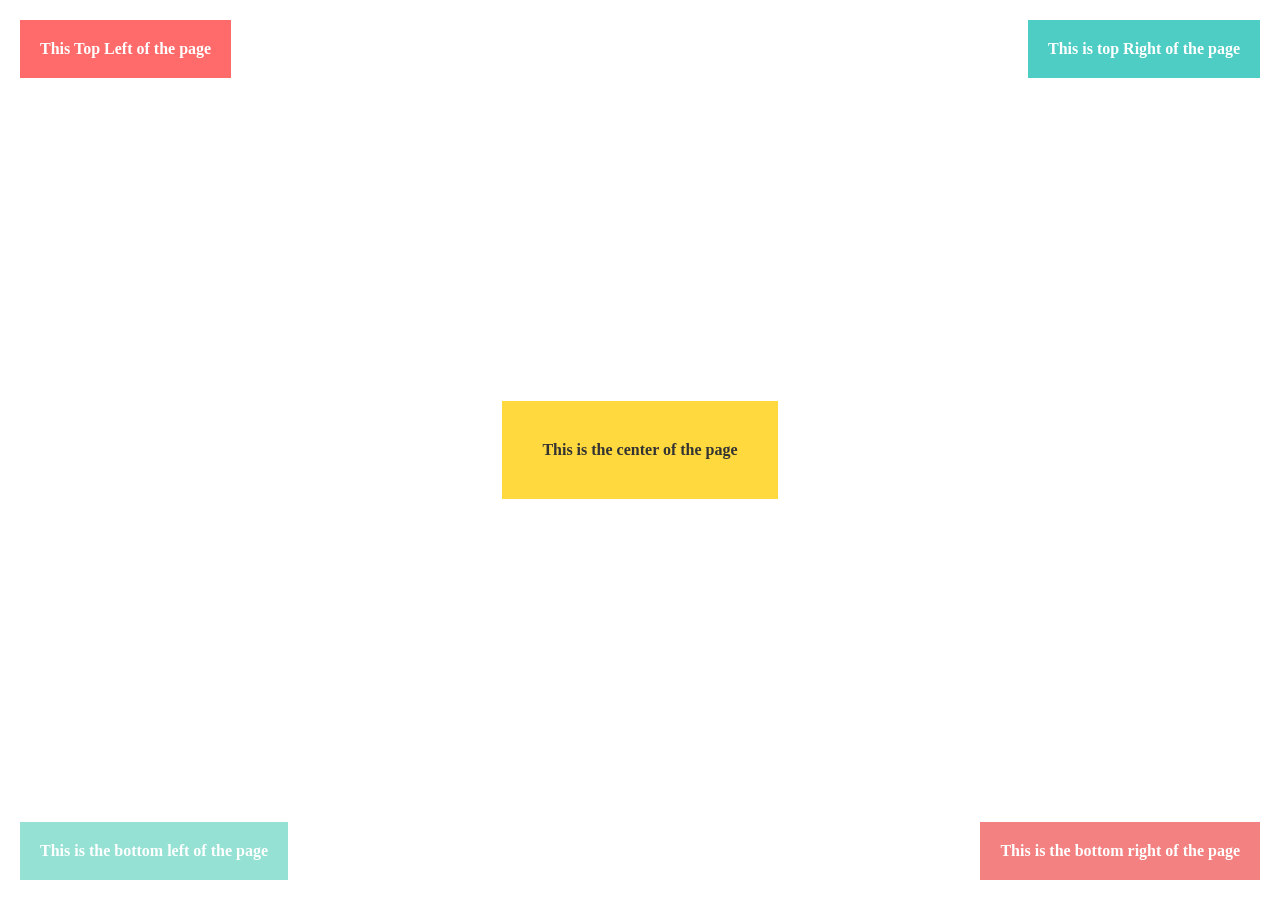
<file: flexbox-assignment/index.html>
<!DOCTYPE html>
<html lang="en">
<head>
    <meta charset="UTF-8" />
    <meta name="viewport" content="width=device-width, initial-scale=1.0" />
    <link rel="stylesheet" href="styles.css" />
    <title>Document</title>
</head>
<body>

    <div class="background-image"></div>

    <div class="top">
        <div class="top__left">This Top Left of the page</div>
        <div class="top__right">This is top Right of the page</div>
    </div>

    <div class="center">
        <div class="center__container">This is the center of the page</div>
    </div>

    <div class="bottom">
        <div class="bottom__left">This is the bottom left of the page</div>
        <div class="bottom__right">This is the bottom right of the page</div>
    </div>

</body>
</html>
</file>
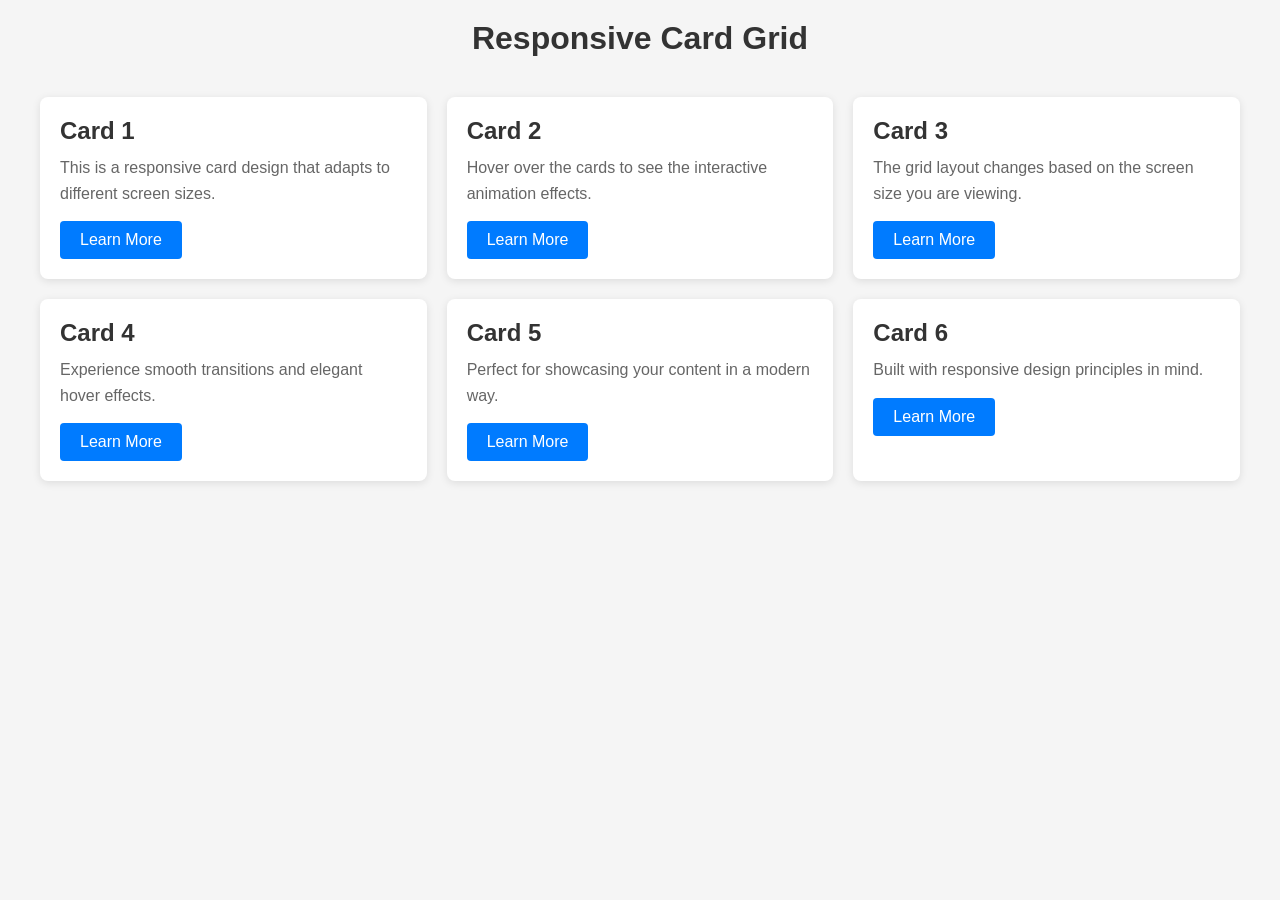
<file: responsive card/index.html>
<!DOCTYPE html>
<html lang="en">
<head>
    <meta charset="UTF-8">
    <meta name="viewport" content="width=device-width, initial-scale=1.0">
    <title>Responsive Card Grid</title>
    <link rel="stylesheet" href="styles.css">
</head>
<body>
    <div class="container">
        <h1>Responsive Card Grid</h1>
        <div class="grid">
            <div class="card">
                <h2>Card 1</h2>
                <p>This is a responsive card design that adapts to different screen sizes.</p>
                <button>Learn More</button>
            </div>
            <div class="card">
                <h2>Card 2</h2>
                <p>Hover over the cards to see the interactive animation effects.</p>
                <button>Learn More</button>
            </div>
            <div class="card">
                <h2>Card 3</h2>
                <p>The grid layout changes based on the screen size you are viewing.</p>
                <button>Learn More</button>
            </div>
            <div class="card">
                <h2>Card 4</h2>
                <p>Experience smooth transitions and elegant hover effects.</p>
                <button>Learn More</button>
            </div>
            <div class="card">
                <h2>Card 5</h2>
                <p>Perfect for showcasing your content in a modern way.</p>
                <button>Learn More</button>
            </div>
            <div class="card">
                <h2>Card 6</h2>
                <p>Built with responsive design principles in mind.</p>
                <button>Learn More</button>
            </div>
        </div>
    </div>
</body>
</html>
</file>
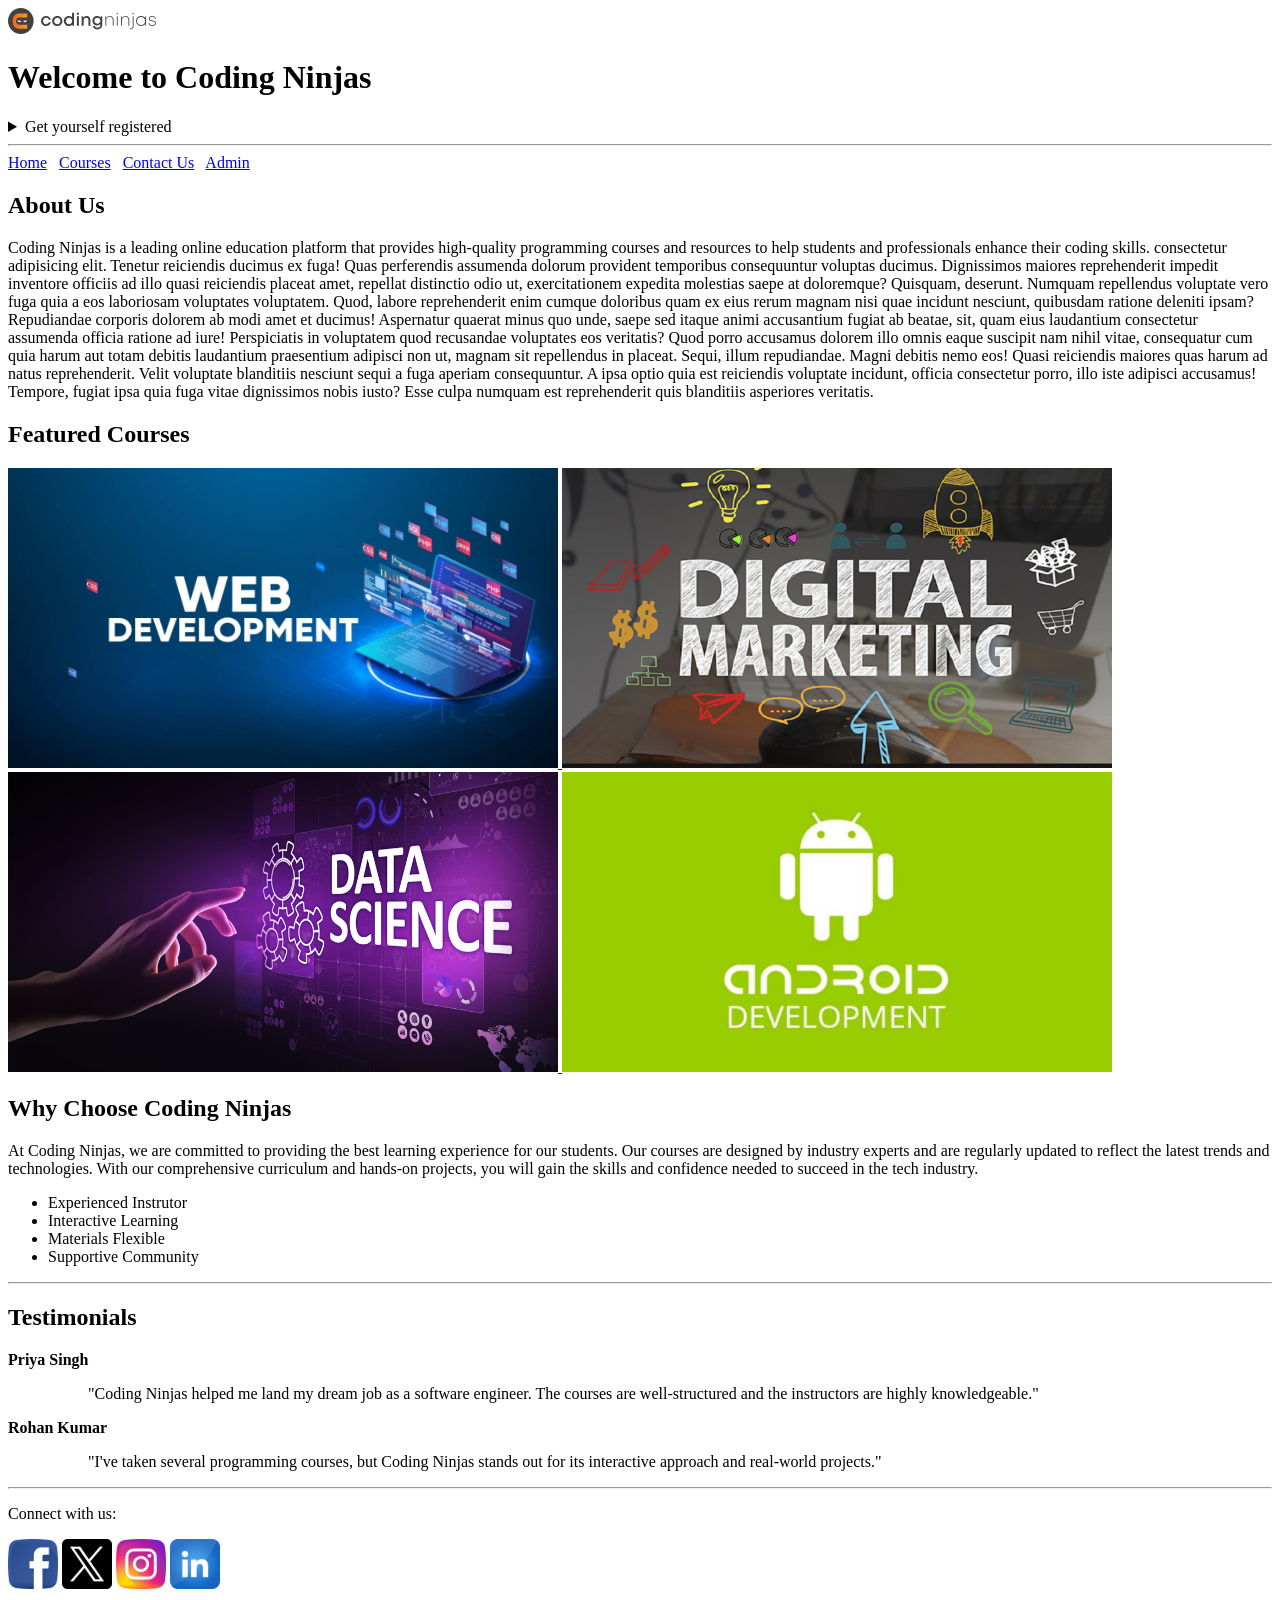
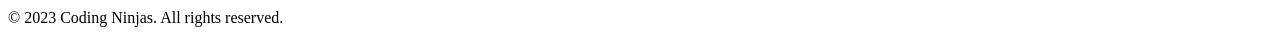
<file: Project 1 for Submission/Pages/index.html>
<!DOCTYPE html>
<html lang="en">
<head>
    <meta charset="UTF-8">
    <meta name="viewport" content="width=device-width, initial-scale=1.0">
    <title>Document</title>
</head>
<body>
    <header>
        <img src="../Multimedia/new_cn_logo.svg" alt="coding ninjas logo">
        <h1>Welcome to Coding Ninjas</h1>
        <details>
            <summary>Get yourself registered</summary>
            <ul>
                <li><a href="login.html">Already Have an Account?</a></li> 
                <li><a href="register.html">Create a New Account</a></li>
            </ul>
        </details>
    </header>
    <hr>
    <nav>
        <a href="index.html">Home</a>&nbsp;&nbsp;
        <a href="courses.html">Courses</a>&nbsp;&nbsp;
        <a href="contact.html">Contact Us</a>&nbsp;&nbsp;
        <a href="admin.html">Admin</a>
    </nav>
    <main>
        <section>
            <h2>About Us</h2>
            <p>Coding Ninjas is a leading online education platform that provides high-quality programming courses and resources to help students and professionals enhance their coding skills. consectetur adipisicing elit. Tenetur reiciendis ducimus ex fuga! Quas perferendis assumenda dolorum provident temporibus consequuntur voluptas ducimus. Dignissimos maiores reprehenderit impedit inventore officiis ad illo quasi reiciendis placeat amet, repellat distinctio odio ut, exercitationem expedita molestias saepe at doloremque? Quisquam, deserunt. Numquam repellendus voluptate vero fuga quia a eos laboriosam voluptates voluptatem. Quod, labore reprehenderit enim cumque doloribus quam ex eius rerum magnam nisi quae incidunt nesciunt, quibusdam ratione deleniti ipsam? Repudiandae corporis dolorem ab modi amet et ducimus! Aspernatur quaerat minus quo unde, saepe sed itaque animi accusantium fugiat ab beatae, sit, quam eius laudantium consectetur assumenda officia ratione ad iure! Perspiciatis in voluptatem quod recusandae voluptates eos veritatis? Quod porro accusamus dolorem illo omnis eaque suscipit nam nihil vitae, consequatur cum quia harum aut totam debitis laudantium praesentium adipisci non ut, magnam sit repellendus in placeat. Sequi, illum repudiandae. Magni debitis nemo eos! Quasi reiciendis maiores quas harum ad natus reprehenderit. Velit voluptate blanditiis nesciunt sequi a fuga aperiam consequuntur. A ipsa optio quia est reiciendis voluptate incidunt, officia consectetur porro, illo iste adipisci accusamus! Tempore, fugiat ipsa quia fuga vitae dignissimos nobis iusto? Esse culpa numquam est reprehenderit quis blanditiis asperiores veritatis.</p>
        </section>
        <section>
            <h2>Featured Courses</h2>
            <a href="courses.html#web-development">
                <img src="../Multimedia/Web_development.jpg" alt="Web Development Course" width="550" height="300">
            </a>
            <a href="courses.html#digital-marketing">
                <img src="../Multimedia/Digital_Marketing.png" alt="Digital Marketing Course" width="550" height="300">
            </a>
            <a href="courses.html#data-science">
                <img src="../Multimedia/data-science.jpg" alt="Data Science Course" width="550" height="300">
            </a>
            <a href="courses.html#android-development">
                <img src="../Multimedia/android_development.jpg" alt="Android Development Course" width="550" height="300">
            </a>
        </section>
        <section>
            <h2>Why Choose Coding Ninjas</h2>
            <p>At Coding Ninjas, we are committed to providing the best learning experience for our students. Our courses are designed by industry experts and are regularly updated to reflect the latest trends and technologies. With our comprehensive curriculum and hands-on projects, you will gain the skills and confidence needed to succeed in the tech industry.</p>
            <ul>
                <li>Experienced Instrutor</li>
                <li>Interactive Learning</li>
                <li>Materials Flexible</li>
                <li>Supportive Community</li>
            </ul>
        </section>
        <hr>
        <section>
            <h2>Testimonials</h2>
            <dl>
                <dt><b>Priya Singh</b></dt>
                <blockquote>
                    <dd>"Coding Ninjas helped me land my dream job as a software engineer. The courses are well-structured and the instructors are highly knowledgeable."</dd>
                </blockquote>
                <dt><b> Rohan Kumar</b></dt>
                <blockquote>
                    <dd>"I've taken several programming courses, but Coding Ninjas stands out for its interactive approach and real-world projects."</dd>
                </blockquote>
            </dl>
        </section>
    </main>
    <hr>
    <footer>
        <p>Connect with us:</p>
            <a href="https://www.facebook.com/codingninjas/" target="_blank"><img src="../Multimedia/facebook.png" alt="Facebook" width="50" height="50" ></a>
            <a href="https://x.com/CodingNinjasOff" target="_blank"><img src="../Multimedia/twitter.png" alt="Twitter" width="50" height="50"></a>
            <a href="https://www.instagram.com/coding.ninjas/" target="_blank"><img src="../Multimedia/instagram.png" alt="Instagram" width="50" height="50"></a>
            <a href="https://www.linkedin.com/school/codingninjas/" target="_blank"><img src="../Multimedia/linkedin.png" alt="LinkedIn" width="50" height="50"></a>
        <p>&copy; 2023 Coding Ninjas. All rights reserved.</p>
    </footer>
    
</body>
</html>
</file>
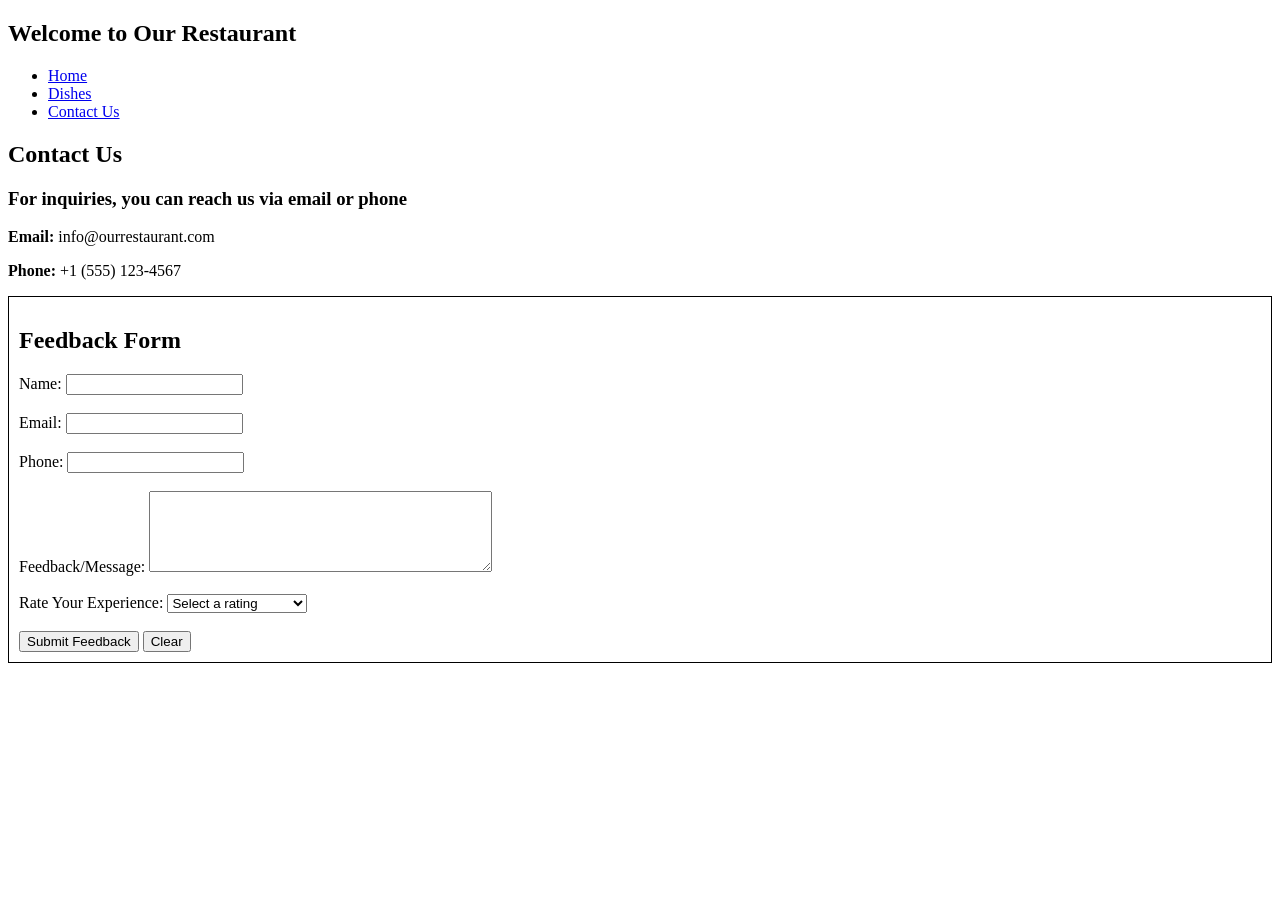
<file: My Restaurant/contact.html>
<!-- Kindly don't change the pre-written code -->
 <!---Add your code where specified-->

<!DOCTYPE html>
<html lang="en">
<head>
    <meta charset="UTF-8">
    <meta name="viewport" content="width=device-width, initial-scale=1.0">
    <title>Restaurant Website</title>
</head>
<body>
   <!-- Navigation Menu (Accessible on all pages) -->
   <nav>
        <h1>Welcome to Our Restaurant</h1>
        <ul>
            <li><a href="home.html">Home</a></li>
            <li><a href="dishes.html">Dishes</a></li>
            <li><a href="contact.html">Contact Us</a></li>
        </ul>
    </nav>

    <!-- Contact Us Page (contact.html) -->
    <section id="contact">
        <h1>Contact Us</h1>
        <h3>For inquiries, you can reach us via email or phone</h3>
        <p><b>Email:</b> info@ourrestaurant.com</p>
        <p><b>Phone:</b> +1 (555) 123-4567</p>
        
        <div style="border: 1px solid; padding:10px;">
            <h2>Feedback Form</h2>
            <form>
                <label for="name">Name:</label>
                <input type="text" id="name" name="name" required>
                <br><br>
                
                <label for="email">Email:</label>
                <input type="email" id="email" name="email" required>
                <br><br>
                
                <label for="phone">Phone:</label>
                <input type="tel" id="phone" name="phone">
                <br><br>
                
                <label for="message">Feedback/Message:</label>
                <textarea id="message" name="message" rows="5" cols="40" required></textarea>
                <br><br>
                
                <label for="rating">Rate Your Experience:</label>
                <select id="rating" name="rating" required>
                    <option value="">Select a rating</option>
                    <option value="5">★★★★★ Excellent</option>
                    <option value="4">★★★★ Good</option>
                    <option value="3">★★★ Average</option>
                    <option value="2">★★ Poor</option>
                    <option value="1">★ Very Poor</option>
                </select>
                <br><br>
                
                <button type="submit">Submit Feedback</button>
                <button type="reset">Clear</button>
            </form>
        </div>
    </section>
</body>
</html>
</file>
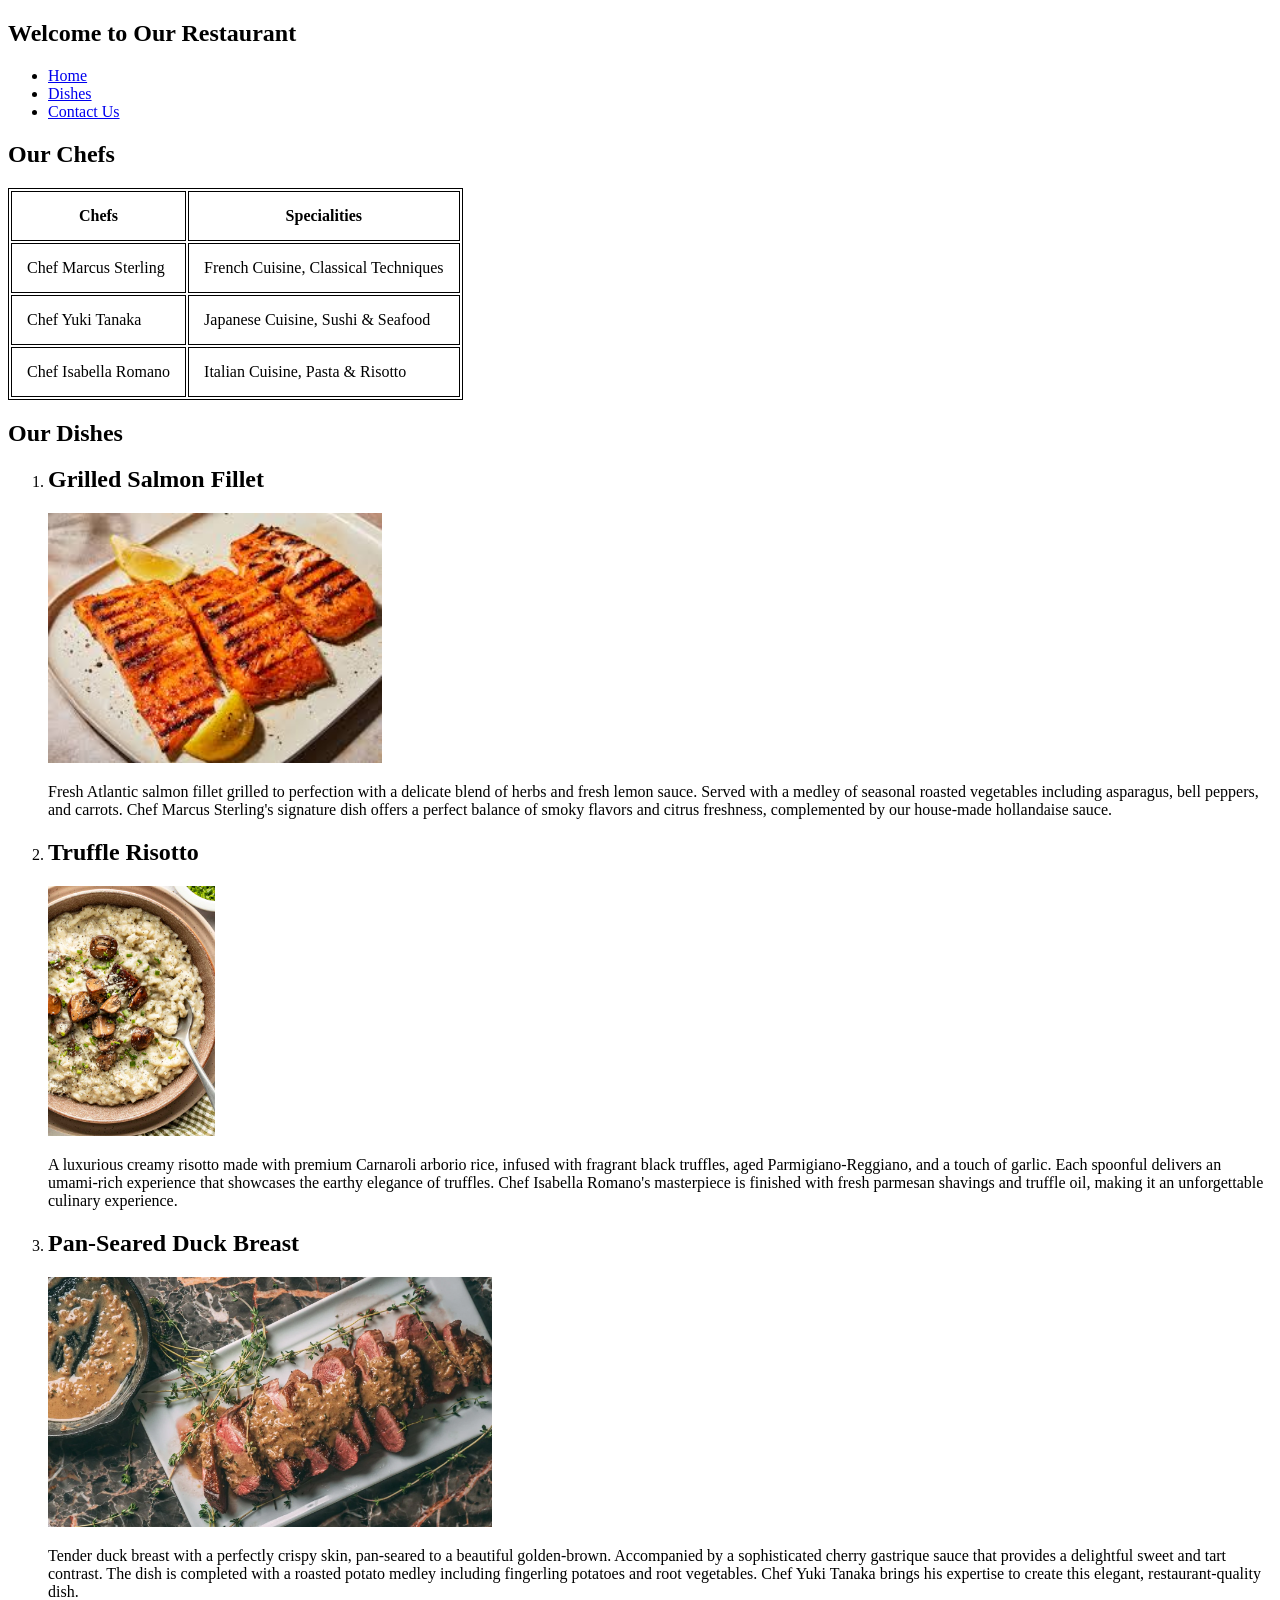
<file: My Restaurant/dishes.html>
<!-- Kindly don't change the pre-written code -->
 <!---Add your code where specified-->

<!DOCTYPE html>
<html lang="en">
<head>
    <meta charset="UTF-8">
    <meta name="viewport" content="width=device-width, initial-scale=1.0">
    <title>Restaurant Website</title>
</head>
<body>
    <!-- Navigation Menu (Accessible on all pages) -->
    <nav>
        <!-- Add a welcome heading -->
        <h1>Welcome to Our Restaurant</h1>
        <!-- Add links to Home, Dishes, and Contact Us pages -->
        <ul>
            <li><a href="home.html">Home</a></li>
            <li><a href="dishes.html">Dishes</a></li>
            <li><a href="contact.html">Contact Us</a></li>
        </ul>
    </nav>

    <section>
        <h1>Our Chefs</h1>
        <table style="border: 1px solid black;">
            <tr>
                <th style="border: 1px solid black; padding: 15px;">Chefs</th>
                <th style="border: 1px solid black; padding: 15px;">Specialities</th>
            </tr>
            <!-- Chef details go here -->
            <tr>
                <td style="border: 1px solid black; padding: 15px;">Chef Marcus Sterling</td>
                <td style="border: 1px solid black; padding: 15px;">French Cuisine, Classical Techniques</td>
            </tr>
            <tr>
                <td style="border: 1px solid black; padding: 15px;">Chef Yuki Tanaka</td>
                <td style="border: 1px solid black; padding: 15px;">Japanese Cuisine, Sushi & Seafood</td>
            </tr>
            <tr>
                <td style="border: 1px solid black; padding: 15px;">Chef Isabella Romano</td>
                <td style="border: 1px solid black; padding: 15px;">Italian Cuisine, Pasta & Risotto</td>
            </tr>
        </table>
    </section>

    <h2>Our Dishes</h2>
    <ol start="1">
        <li>
            <div id="salmon-fillet" class="dish">
                <h2>Grilled Salmon Fillet</h2>            
                <img src="./multimedia/Grilled Salmon Fillet.jpg" alt="Grilled Salmon Fillet" height="250px">
                <p>Fresh Atlantic salmon fillet grilled to perfection with a delicate blend of herbs and fresh lemon sauce. Served with a medley of seasonal roasted vegetables including asparagus, bell peppers, and carrots. Chef Marcus Sterling's signature dish offers a perfect balance of smoky flavors and citrus freshness, complemented by our house-made hollandaise sauce.</p>
            </div>
        </li>
        <li>
            <div id="truffle-risotto" class="dish">
                <h2>Truffle Risotto</h2>
                <img src="./multimedia/Truffle Risotto.jpg" alt="Truffle Risotto" height="250px">
                <p>A luxurious creamy risotto made with premium Carnaroli arborio rice, infused with fragrant black truffles, aged Parmigiano-Reggiano, and a touch of garlic. Each spoonful delivers an umami-rich experience that showcases the earthy elegance of truffles. Chef Isabella Romano's masterpiece is finished with fresh parmesan shavings and truffle oil, making it an unforgettable culinary experience.</p>
            </div>
        </li>
        <li>
            <div id="duck-breast" class="dish">
                <h2>Pan-Seared Duck Breast</h2>
                <img src="./multimedia/whole+smoked+moulard+duck-19.webp" alt="Pan-Seared Duck Breast" height="250px">
                <p>Tender duck breast with a perfectly crispy skin, pan-seared to a beautiful golden-brown. Accompanied by a sophisticated cherry gastrique sauce that provides a delightful sweet and tart contrast. The dish is completed with a roasted potato medley including fingerling potatoes and root vegetables. Chef Yuki Tanaka brings his expertise to create this elegant, restaurant-quality dish.</p>
            </div>
        </li>
    </ol>
    
</body>
</html>
</file>
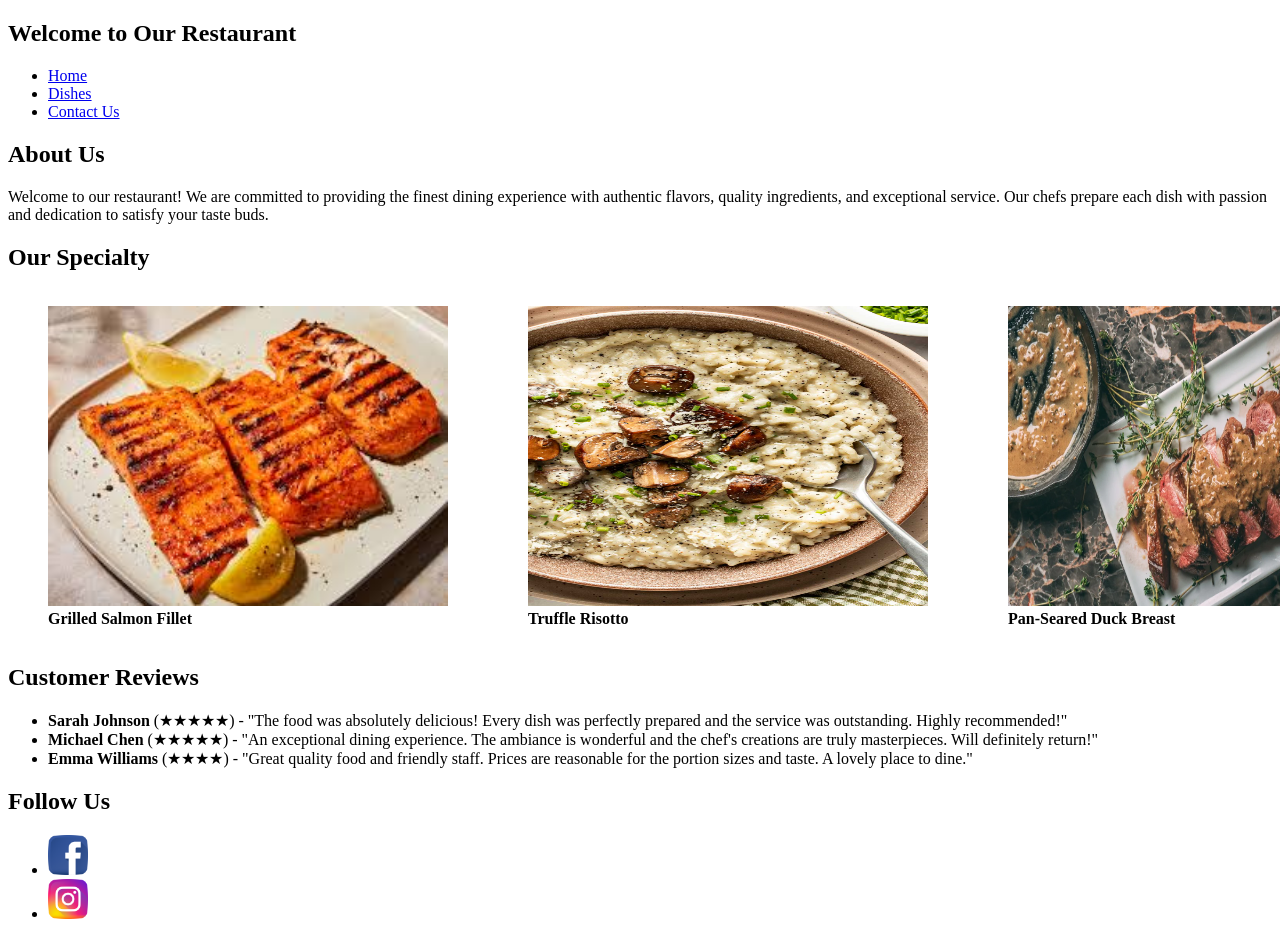
<file: My Restaurant/home.html>
<!-- Kindly don't change the pre-written code -->
 <!---Add your code where specified-->

<!DOCTYPE html>
<html lang="en">
<head>
    <meta charset="UTF-8">
    <meta name="viewport" content="width=device-width, initial-scale=1.0">
    <title>Restaurant Website</title>
</head>
<body>

    <nav>
        <h1>Welcome to Our Restaurant</h1>
        <ul>
            <li><a href="home.html">Home</a></li>
            <li><a href="dishes.html">Dishes</a></li>
            <li><a href="contact.html">Contact Us</a></li>
        </ul>
    </nav>

    <section id="about">
        <h1>About Us</h1>
        <p>Welcome to our restaurant! We are committed to providing the finest dining experience with authentic flavors, quality ingredients, and exceptional service. Our chefs prepare each dish with passion and dedication to satisfy your taste buds.</p>

        <h2>Our Specialty</h2>
        <section style="display: flex;" id="special-dishes">
             <span class="dish-card">
                <figure>
                    <a href="dishes.html#salmon-fillet"><img src="./multimedia/Grilled Salmon Fillet.jpg" alt="Grilled Salmon Fillet" width="400" height="300"></a>
                    <figcaption><strong>Grilled Salmon Fillet</strong></figcaption>
                </figure>
            </span>
            <span class="dish-card">
                <figure>
                    <a href="dishes.html#truffle-risotto">
                        <img src="./multimedia/Truffle Risotto.jpg" alt="Truffle Risotto" width="400" height="300">
                    </a>
                    <figcaption><strong>Truffle Risotto</strong></figcaption>
                </figure>
            </span>
            <span class="dish-card">
                <figure>
                    <a href="dishes.html#duck-breast"><img src="./multimedia/whole+smoked+moulard+duck-19.webp" alt="Pan-Seared Duck Breast" width="400" height="300"></a>
                        <figcaption><strong>Pan-Seared Duck Breast</strong></figcaption>
                </figure>
            </span>
        
        
        </section>

        <h2>Customer Reviews</h2>
        <div id="customer-reviews">
            <ul>
                <li><strong>Sarah Johnson</strong> (★★★★★) - "The food was absolutely delicious! Every dish was perfectly prepared and the service was outstanding. Highly recommended!"</li>
                <li><strong>Michael Chen</strong> (★★★★★) - "An exceptional dining experience. The ambiance is wonderful and the chef's creations are truly masterpieces. Will definitely return!"</li>
                <li><strong>Emma Williams</strong> (★★★★) - "Great quality food and friendly staff. Prices are reasonable for the portion sizes and taste. A lovely place to dine."</li>
            </ul>
        </div>

        <h2>Follow Us</h2>
        <div id="social-media-links">
            <ul>
                <li><a href="https://www.facebook.com/" target="_blank"> <img src="./multimedia/facebook.png" alt="Facebook" width="40px" height="40px"> </a></li>
                <li><a href="https://www.instagram.com/" target="_blank"> <img src="./multimedia/instagram.png" alt="Instagram" width="40px" height="40px"> </a></li>
            </ul>
        </div>
    </section>

</body>
</html>
</file>
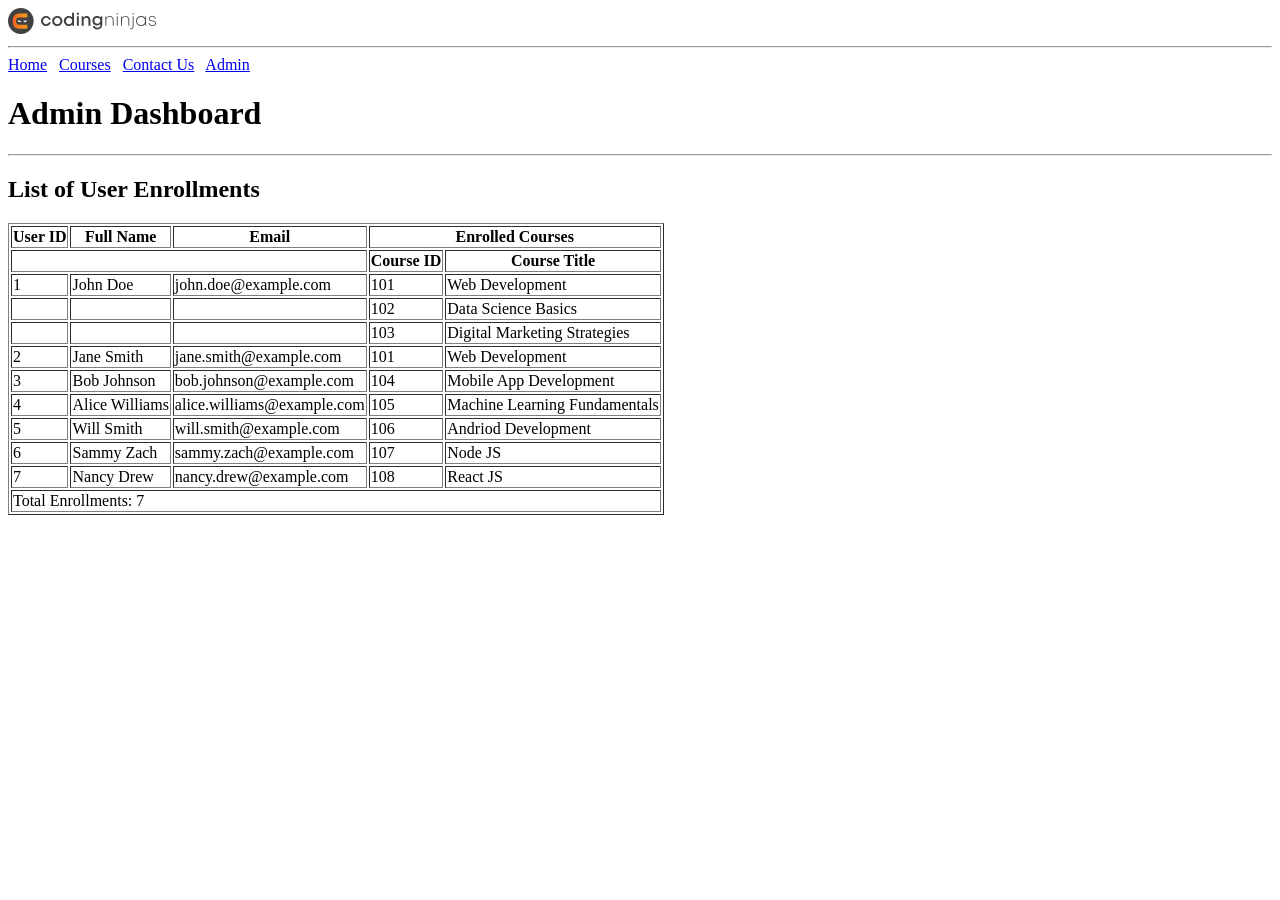
<file: Project 1 for Submission/Pages/admin.html>
<!DOCTYPE html>
<html lang="en">
<head>
    <meta charset="UTF-8">
    <meta name="viewport" content="width=device-width, initial-scale=1.0">
    <title>Admin - Coding Ninjas</title>
</head>
<body>
    <header>
        <img src="../Multimedia/new_cn_logo.svg" alt="coding ninjas logo">
    </header>
    <hr>
    <nav>
        <a href="index.html">Home</a>&nbsp;&nbsp;
        <a href="courses.html">Courses</a>&nbsp;&nbsp;
        <a href="contact.html">Contact Us</a>&nbsp;&nbsp;
        <a href="admin.html">Admin</a>
    </nav>
    <main>
        <h1>Admin Dashboard</h1>
        <hr>
        
        <section>
            <h2>List of User Enrollments</h2>
            
            <table border="1">
                <thead>
                    <tr>
                        <th>User ID</th>
                        <th>Full Name</th>
                        <th>Email</th>
                        <th colspan="2">Enrolled Courses</th>
                    </tr>
                    <tr>
                        <th colspan="3"></th>
                        <th>Course ID</th>
                        <th>Course Title</th>
                    </tr>
                </thead>
                <tbody>
                    <tr>
                        <td>1</td>
                        <td>John Doe</td>
                        <td>john.doe@example.com</td>
                        <td>101</td>
                        <td>Web Development</td>
                    </tr>
                    <tr>
                        <td></td>
                        <td></td>
                        <td></td>
                        <td>102</td>
                        <td>Data Science Basics</td>
                    </tr>
                    <tr>
                        <td></td>
                        <td></td>
                        <td></td>
                        <td>103</td>
                        <td>Digital Marketing Strategies</td>
                    </tr>
                    <tr>
                        <td>2</td>
                        <td>Jane Smith</td>
                        <td>jane.smith@example.com</td>
                        <td>101</td>
                        <td>Web Development</td>
                    </tr>
                    <tr>
                        <td>3</td>
                        <td>Bob Johnson</td>
                        <td>bob.johnson@example.com</td>
                        <td>104</td>
                        <td>Mobile App Development</td>
                    </tr>
                    <tr>
                        <td>4</td>
                        <td>Alice Williams</td>
                        <td>alice.williams@example.com</td>
                        <td>105</td>
                        <td>Machine Learning Fundamentals</td>
                    </tr>
                    <tr>
                        <td>5</td>
                        <td>Will Smith</td>
                        <td>will.smith@example.com</td>
                        <td>106</td>
                        <td>Andriod Development</td>
                    </tr>
                    <tr>
                        <td>6</td>
                        <td>Sammy Zach</td>
                        <td>sammy.zach@example.com</td>
                        <td>107</td>
                        <td>Node JS</td>
                    </tr>
                    <tr>
                        <td>7</td>
                        <td>Nancy Drew</td>
                        <td>nancy.drew@example.com</td>
                        <td>108</td>
                        <td>React JS</td>
                    </tr>
                    <tr>
                        <td colspan="5">Total Enrollments: 7</td>
                    </tr>
                </tbody>
            </table>
        </section>
    </main>
</body>
</html>
</file>
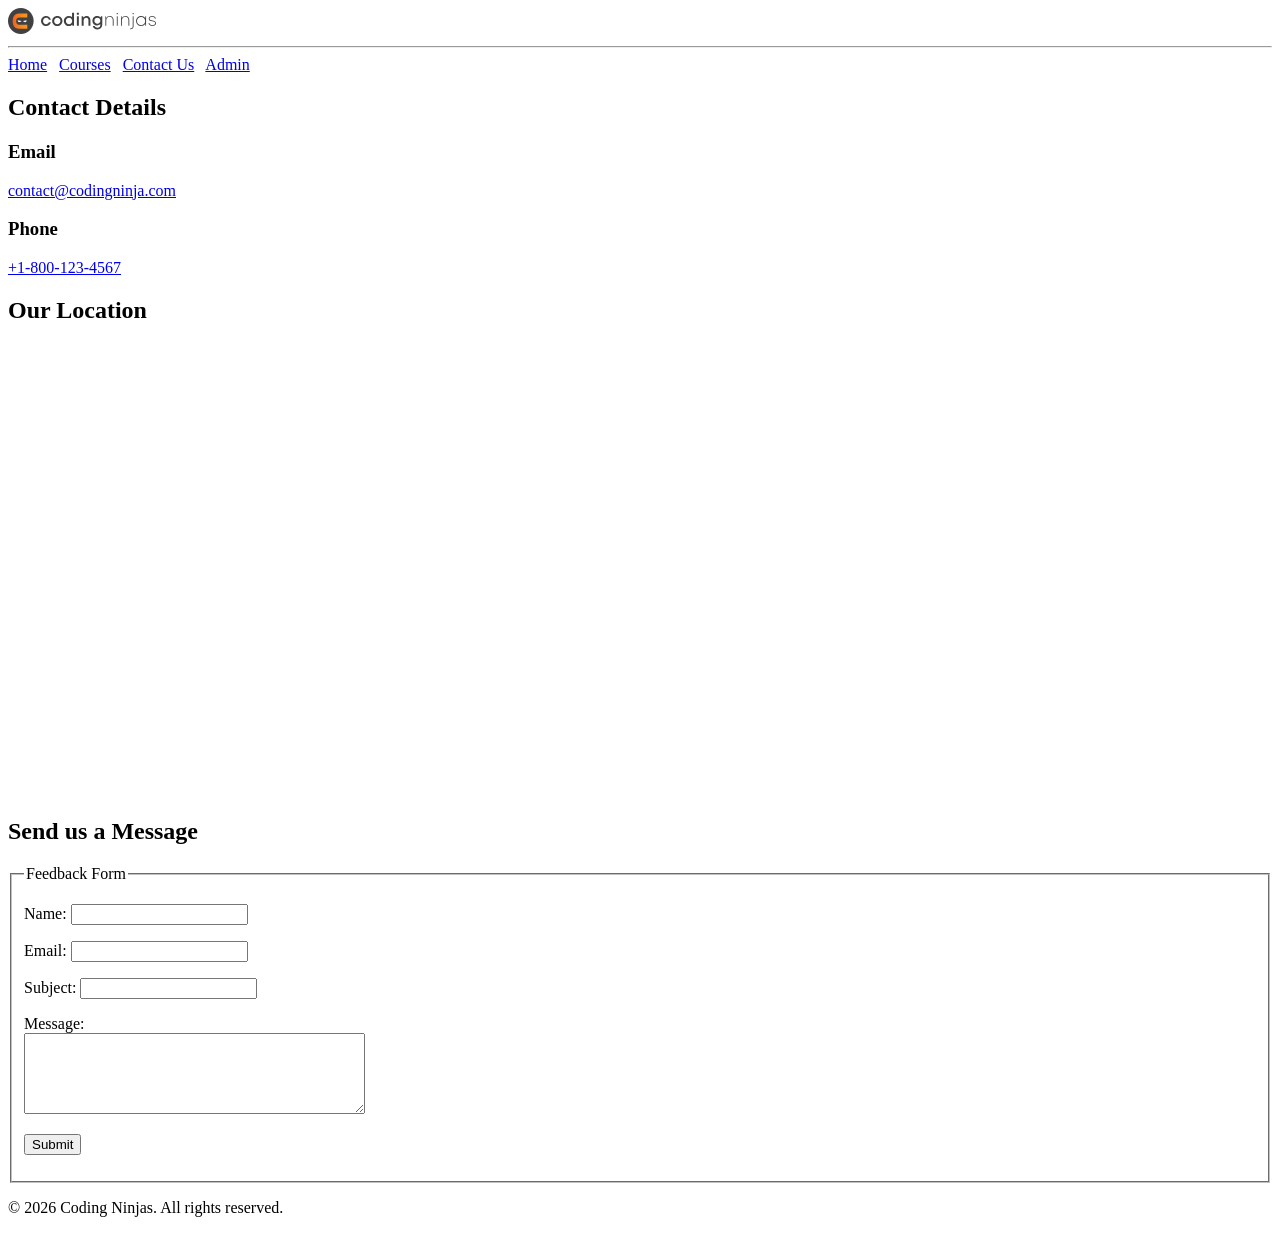
<file: Project 1 for Submission/Pages/contact.html>
<!DOCTYPE html>
<html lang="en">
<head>
    <meta charset="UTF-8">
    <meta name="viewport" content="width=device-width, initial-scale=1.0">
    <title>Contact Us - Coding Ninjas</title>
</head>
<body>
    <header>
        <img src="../Multimedia/new_cn_logo.svg" alt="coding ninjas logo">
    </header>
    <hr>
    <nav>
        <a href="index.html">Home</a>&nbsp;&nbsp;
        <a href="courses.html">Courses</a>&nbsp;&nbsp;
        <a href="contact.html">Contact Us</a>&nbsp;&nbsp;
        <a href="admin.html">Admin</a>

    </nav>

    <main>
        <section>
            <h2>Contact Details</h2>
            <article>
                <h3>Email</h3>
                <a href="mailto:contact@codingninja.com">contact@codingninja.com</a>
            </article>
            <article>
                <h3>Phone</h3>
                <a href="tel:+1-800-123-4567">+1-800-123-4567</a>
            </article>
        </section>

        <section>
            <h2>Our Location</h2>
            <iframe src="https://www.google.com/maps/embed?pb=!1m18!1m12!1m3!1d3502.5346074635827!2d77.19009!3d28.613939!2m3!1f0!2f0!3f0!3m2!1i1024!2i768!4f13.1!3m3!1m2!1s0x390cfd288b1fdfdf%3A0x12345678!2sCoding%20Ninjas!5e0!3m2!1sen!2sin!4v1234567890123" width="600" height="450" style="border:0;" allowfullscreen="" loading="lazy" referrerpolicy="no-referrer-when-downgrade" title="Coding Ninjas Location"></iframe>
        </section>

        <section>
            <h2>Send us a Message</h2>
            <form>
                <fieldset>
                    <legend>Feedback Form</legend>
                    
                    <p>
                        <label for="name">Name:</label>
                        <input type="text" id="name" name="name" required>
                    </p>

                    <p>
                        <label for="email">Email:</label>
                        <input type="email" id="email" name="email" required>
                    </p>

                    <p>
                        <label for="subject">Subject:</label>
                        <input type="text" id="subject" name="subject" required>
                    </p>

                    <p>
                        <label for="message">Message:</label>
                        <br>
                        <textarea id="message" name="message" rows="5" cols="40" required></textarea>
                    </p>

                    <p>
                        <button type="submit">Submit</button>
                    </p>
                </fieldset>
            </form>
        </section>
    </main>

    <footer>
        <p>&copy; 2026 Coding Ninjas. All rights reserved.</p>
    </footer>
</body>
</html>
</file>
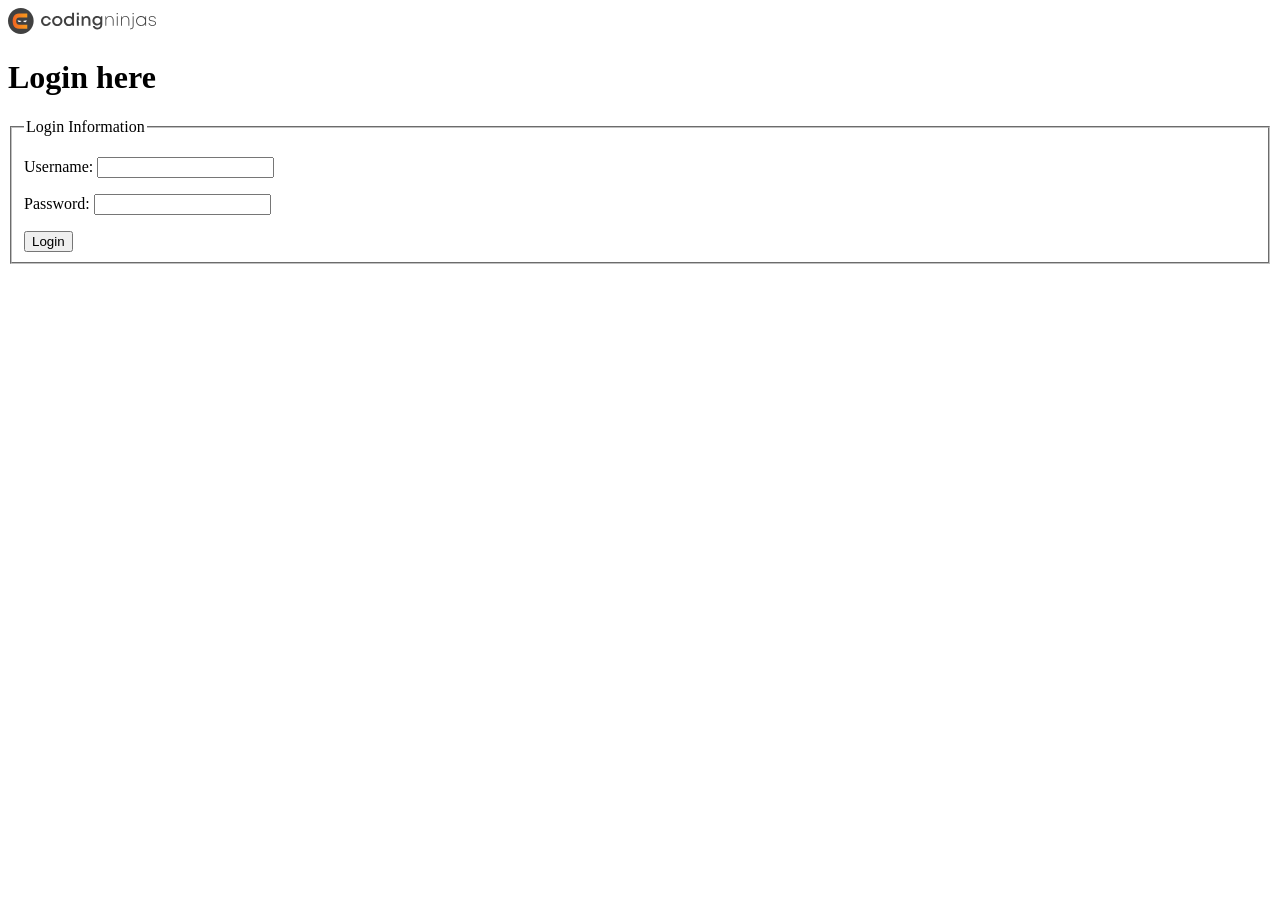
<file: Project 1 for Submission/Pages/login.html>
<!DOCTYPE html>
<html lang="en">
<head>
    <meta charset="UTF-8">
    <meta name="viewport" content="width=device-width, initial-scale=1.0">
    <title>Login - Coding Ninjas</title>
</head>
<body>
    <header>
        <img src="../Multimedia/new_cn_logo.svg" alt="coding ninjas logo">
    </header>
    <main>
        <h1>Login here</h1>

        <form>
            <fieldset>
                <legend>Login Information</legend>
                
                <p>
                    <label for="username">Username:</label>
                    <input type="text" id="username" name="username" required>
                </p>
                <p>
                    <label for="password">Password:</label>
                    <input type="password" id="password" name="password" required>
                </p>
                <button type="submit">Login</button>
            </fieldset>
        </form>
    </main>
</body>
</html>
</file>
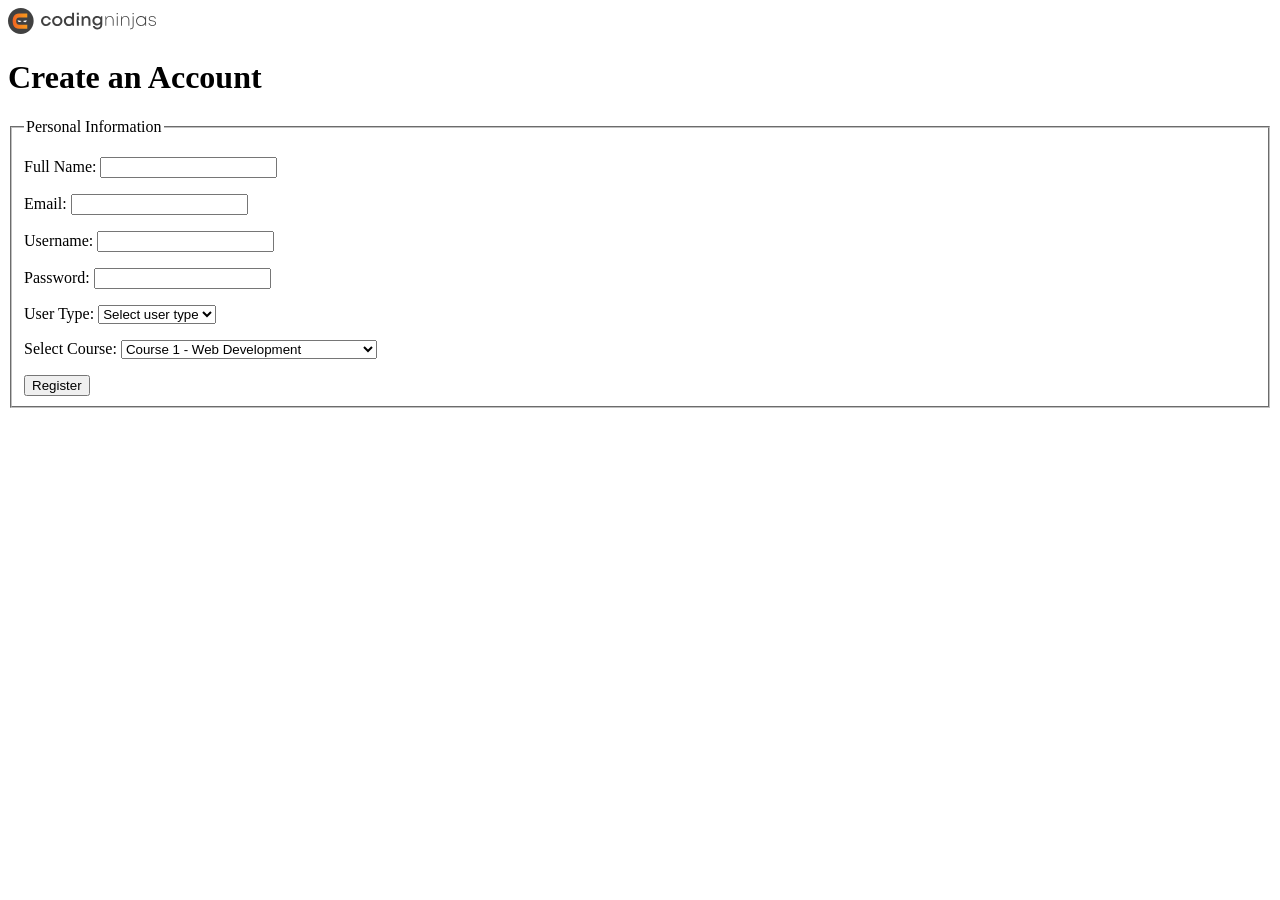
<file: Project 1 for Submission/Pages/register.html>
<!DOCTYPE html>
<html lang="en">
<head>
    <meta charset="UTF-8">
    <meta name="viewport" content="width=device-width, initial-scale=1.0">
    <title>Register - Coding Ninjas</title>
</head>
<body>
    <header>
        <img src="../Multimedia/new_cn_logo.svg" alt="coding ninjas logo">
    </header>
    <main>
        <h1>Create an Account</h1>

        <form>
            <fieldset>
                <legend>Personal Information</legend>

                <p>
                    <label for="fullname">Full Name:</label>
                    <input type="text" id="fullname" name="fullname" required>
                </p>

                <p>
                    <label for="email">Email:</label>
                    <input type="email" id="email" name="email" required>
                </p>

                <p>
                    <label for="username">Username:</label>
                    <input type="text" id="username" name="username" required>
                </p>

                <p>
                    <label for="password">Password:</label>
                    <input type="password" id="password" name="password" required>
                </p>

                <p>
                    <label for="usertype">User Type:</label>
                    <select id="usertype" name="usertype" required>
                        <option value="">Select user type</option>
                        <option value="student">Student</option>
                        <option value="instructor">Instructor</option>
                        <option value="admin">Admin</option>
                    </select>
                </p>

                <p>
                    <label for="course">Select Course:</label>
                    <select id="course" name="course" required>
                        <option value="">Course 1 - Web Development</option>
                        <option value="course2">Course 2 - Android Development</option>
                        <option value="course3">Course 3 - Digital Marketing</option>
                        <option value="course4">Course 4 - Data Science Fundamentals</option>
                    </select>
                </p>

                <button type="submit">Register</button>
            </fieldset>
        </form>
    </main>
</body>
</html>
</file>
<file: flexbox-assignment/styles.css>
body {
  margin: 0;
  padding: 0;
  position: relative;
  display: flex;
  flex-direction: column;
  min-height: 100vh;
}

.background-image {
  position: fixed;
  top: 0;
  left: 0;
  right: 0;
  bottom: 0;
  background-image: url(https://ninjasfiles.s3.amazonaws.com/asset_0000000000003936_1719557332_background.png);
  background-size: cover;
  background-position: center;
  z-index: -1;
  width: 100%;
  height: 100%;
}

/* Top Section - Flexbox with left and right aligned items */

.top , .center , .bottom {
  display: flex;
  
}

.top {
  justify-content: space-between;
  align-items: center;
  padding: 20px;
  gap: 20px;
}

.top__left {
  background-color: #ff6b6b;
  padding: 20px;
  flex: 0 0 auto;
  color: white;
  font-weight: bold;
}

.top__right {
  background-color: #4ecdc4;
  padding: 20px;
  flex: 0 0 auto;
  color: white;
  font-weight: bold;
}

/* Center Section - Centered container with flexible width */
.center {
  justify-content: center;
  align-items: center;
  padding: 20px;
  flex: 1;
  gap: 20px;
}

.center__container {
  background-color: #ffd93d;
  padding: 40px;
  flex: 0 1 auto;
  color: #333;
  font-weight: bold;
  text-align: center;
  max-width: 600px;
}

/* Bottom Section - Flexbox with left and right aligned items */
.bottom {
  justify-content: space-between;
  align-items: center;
  padding: 20px;
  gap: 20px;
}

.bottom__left {
  background-color: #95e1d3;
  padding: 20px;
  flex: 0 0 auto;
  color: white;
  font-weight: bold;
}

.bottom__right {
  background-color: #f38181;
  padding: 20px;
  flex: 0 0 auto;
  color: white;
  font-weight: bold;
}
</file>
<file: responsive card/styles.css>
/* ===== BASE STYLES ===== */

* {
    margin: 0;
    padding: 0;
    box-sizing: border-box;
}

body {
    font-family: 'Segoe UI', Tahoma, Geneva, Verdana, sans-serif;
    background-color: #f5f5f5;
    padding: 20px;
}

.container {
    max-width: 1200px;
    margin: 0 auto;
}

h1 {
    text-align: center;
    color: #333;
    margin-bottom: 40px;
}

/* ===== GRID LAYOUT ===== */

.grid {
    display: grid;
    gap: 20px;
}

/* ===== CARD STYLES ===== */

.card {
    background-color: #fff;
    border-radius: 8px;
    padding: 20px;
    box-shadow: 0 2px 8px rgba(0, 0, 0, 0.1);
    cursor: pointer;
    position: relative;
    transition: transform 0.3s ease, box-shadow 0.3s ease;
}

.card h2 {
    color: #333;
    margin-bottom: 10px;
    font-size: 1.5rem;
}

.card p {
    color: #666;
    margin-bottom: 15px;
    line-height: 1.6;
}

.card button {
    background-color: #007bff;
    color: white;
    border: none;
    padding: 10px 20px;
    border-radius: 4px;
    cursor: pointer;
    font-size: 1rem;
    transition: background-color 0.3s ease, color 0.3s ease;
}

.card button:hover {
    background-color: #0056b3;
}

/* ===== CARD HOVER EFFECTS ===== */

.card::before {
    content: '';
    position: absolute;
    top: 0;
    left: 0;
    right: 0;
    bottom: 0;
    background-color: rgba(0, 0, 0, 0.5);
    border-radius: 8px;
    opacity: 0;
    transition: opacity 0.3s ease;
    pointer-events: none;
    z-index: 1;
}

.card:hover {
    transform: scale(1.05);
    box-shadow: 0 8px 16px rgba(0, 0, 0, 0.2);
}

.card:hover::before {
    opacity: 1;
}

.card:hover h2,
.card:hover p {
    color: white;
    position: relative;
    z-index: 2;
}

.card:hover button {
    background-color: white;
    color: black;
}

/* ===== RESPONSIVE MEDIA QUERIES ===== */

/* Large Screens: min-width 1024px (2 rows, 3 columns) */
@media (min-width: 1024px) {
    .grid {
        grid-template-columns: repeat(3, 1fr);
    }
}

/* Medium Screens: min-width 768px and max-width 1023px (3 rows, 2 columns) */
@media (min-width: 768px) and (max-width: 1023px) {
    .grid {
        grid-template-columns: repeat(2, 1fr);
    }
}

/* Small Screens: max-width 767px (1 column, stacked vertically) */
@media (max-width: 767px) {
    .grid {
        grid-template-columns: 1fr;
    }
    
    h1 {
        font-size: 1.5rem;
        margin-bottom: 30px;
    }
    
    .card {
        padding: 15px;
    }
    
    .card h2 {
        font-size: 1.2rem;
    }
}
</file>
